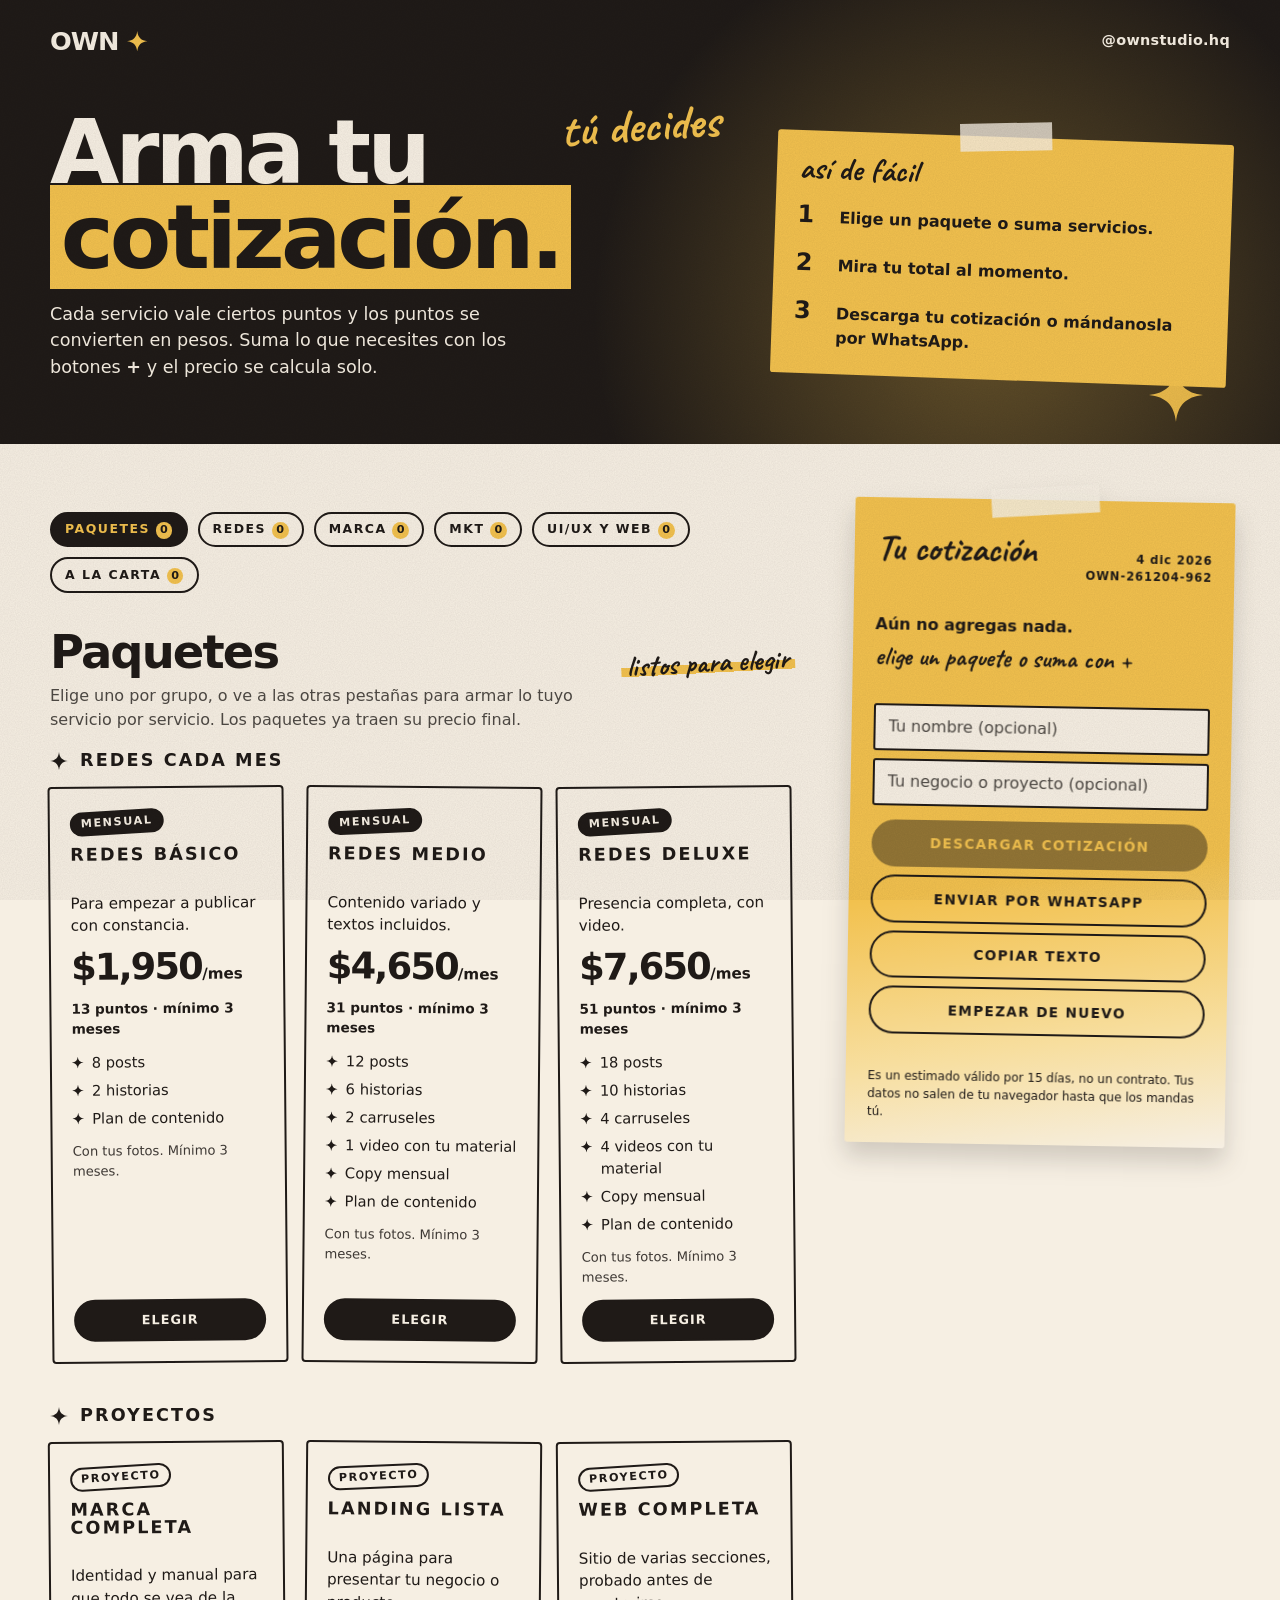
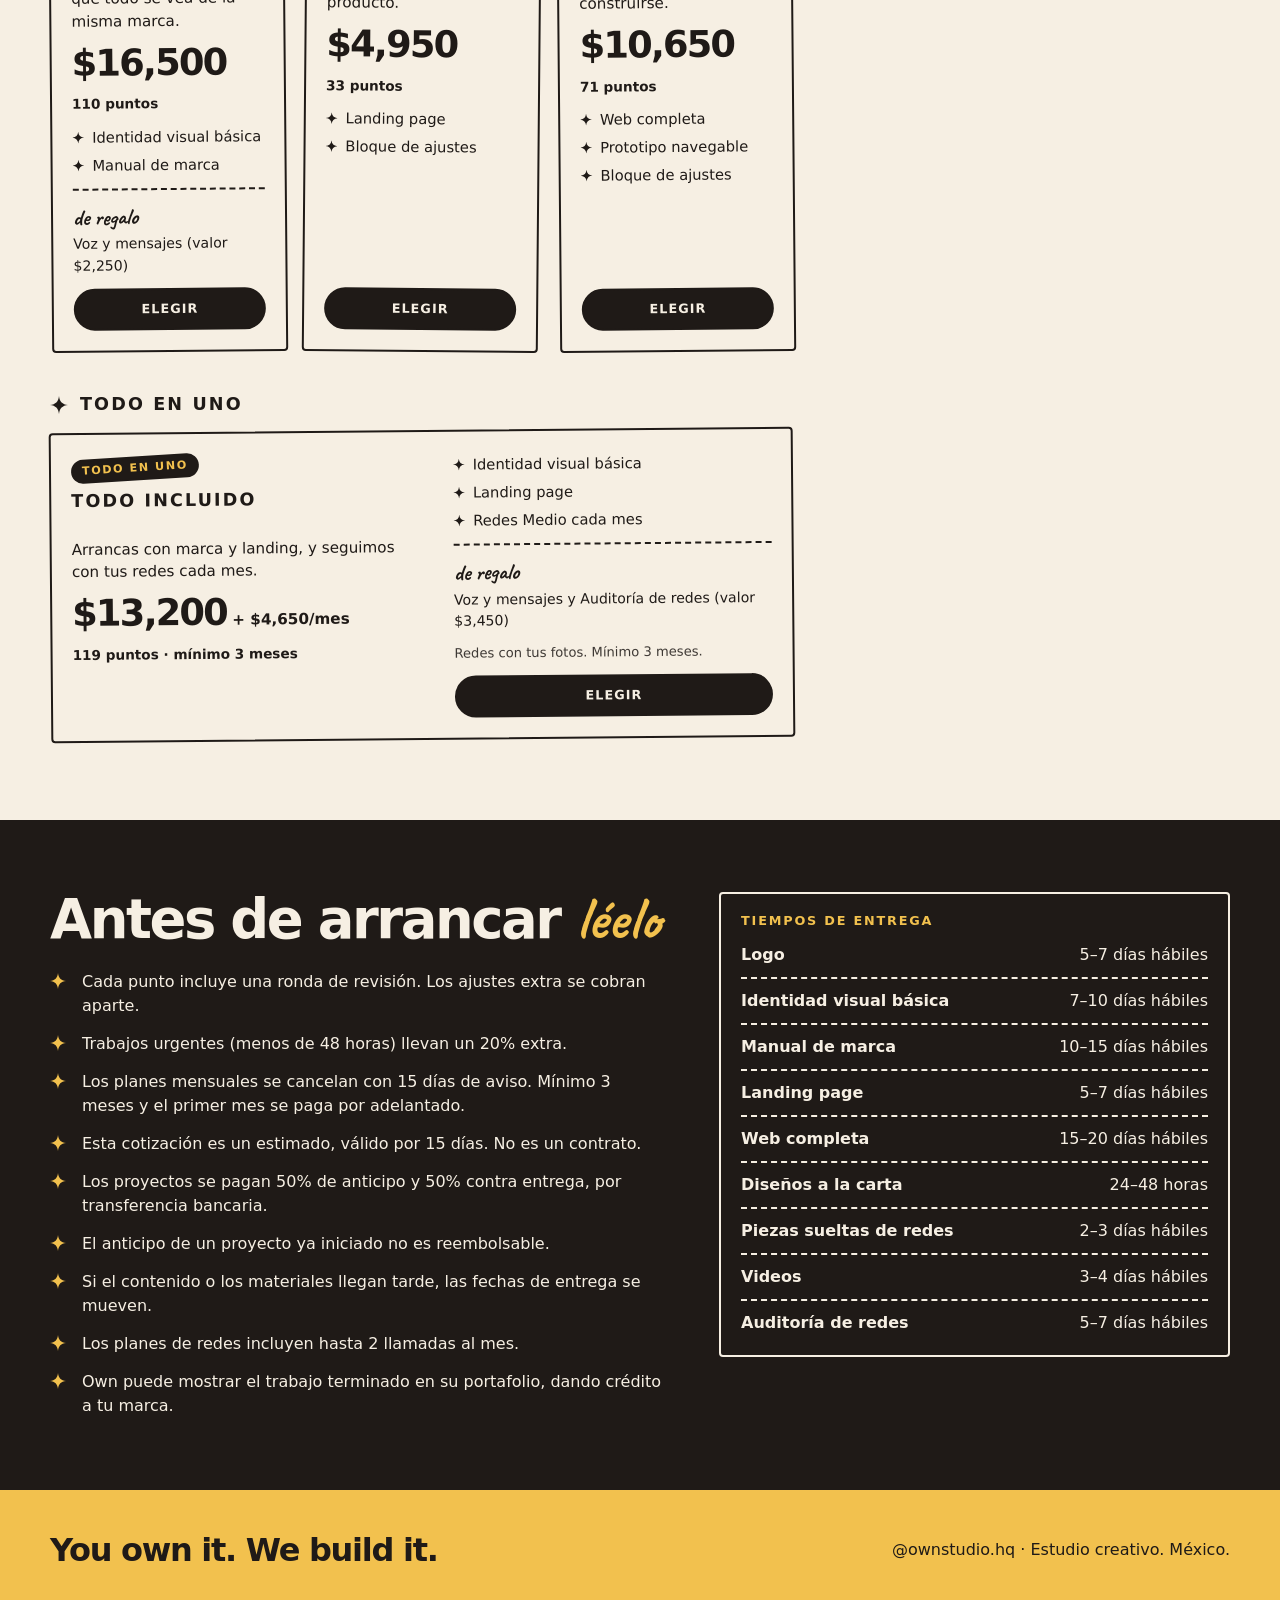
<file: index.html>
<!doctype html>
<html lang="es">
<head>
<meta charset="utf-8">
<meta name="viewport" content="width=device-width, initial-scale=1, viewport-fit=cover">
<title>Cotiza con Own Studio</title>
<meta name="description" content="Arma tu cotización de diseño y marketing con Own Studio. El precio se calcula solo.">
<meta name="theme-color" content="#1F1A17">
<link rel="icon" href="favicon.svg" type="image/svg+xml">
<link rel="preconnect" href="https://api.fontshare.com" crossorigin>
<link rel="preconnect" href="https://fonts.googleapis.com">
<link rel="preconnect" href="https://fonts.gstatic.com" crossorigin>
<!-- Satoshi (Fontshare, licencia libre para uso comercial) -->
<link rel="stylesheet" href="https://api.fontshare.com/v2/css?f[]=satoshi@400,500,700,900&display=swap">
<link rel="stylesheet" href="https://fonts.googleapis.com/css2?family=Caveat:wght@700&display=swap">
<link rel="stylesheet" href="styles.css">
</head>
<body>

<header class="hero">
  <div class="wrap">
    <div class="top">
      <a class="logo" href="#" aria-label="Own Studio">OWN<svg class="star" viewBox="0 0 24 24" aria-hidden="true"><path d="M12 0C12.8 7.5 16.5 11.2 24 12 16.5 12.8 12.8 16.5 12 24 11.2 16.5 7.5 12.8 0 12 7.5 11.2 11.2 7.5 12 0Z"/></svg></a>
      <span class="top__handle" id="handle">@ownstudio.hq</span>
    </div>
    <div class="hero__body">
      <div style="position:relative">
        <span class="hand hero__hand" aria-hidden="true">tú decides</span>
        <h1>Arma tu <span class="mark">cotización.</span></h1>
        <p class="lede">Cada servicio vale ciertos puntos y los puntos se convierten en pesos. Suma lo que necesites con los botones <b>+</b> y el precio se calcula solo.</p>
      </div>
      <ol class="steps" aria-label="Cómo funciona">
        <li class="steps__title" style="display:block">así de fácil</li>
        <li><b>1</b><span>Elige un paquete o suma servicios.</span></li>
        <li><b>2</b><span>Mira tu total al momento.</span></li>
        <li><b>3</b><span>Descarga tu cotización o mándanosla por WhatsApp.</span></li>
      </ol>
    </div>
    <svg class="star hero__star" viewBox="0 0 24 24" aria-hidden="true"><path d="M12 0C12.8 7.5 16.5 11.2 24 12 16.5 12.8 12.8 16.5 12 24 11.2 16.5 7.5 12.8 0 12 7.5 11.2 11.2 7.5 12 0Z"/></svg>
  </div>
</header>

<main class="wrap layout">
  <section class="main" aria-label="Servicios">
    <div class="tabs" role="tablist" id="tabs" aria-label="Categorías"></div>
    <div id="panel" role="tabpanel" tabindex="-1"></div>
  </section>

  <aside class="receipt-wrap" id="receiptWrap" aria-label="Tu cotización">
    <div class="receipt-top">
      <button class="btn btn--line receipt__close" id="closeReceipt" type="button">Seguir agregando</button>
    </div>
    <div class="receipt" id="receipt"></div>
  </aside>
</main>

<div class="bar" id="bar">
  <div class="bar__sum"><small id="barLabel">Tu total</small><b class="num" id="barTotal">$0</b></div>
  <button class="btn" id="openReceipt" type="button">Ver cotización</button>
</div>

<section class="terms" aria-labelledby="tt">
  <div class="wrap terms__grid">
    <div>
      <h2 id="tt">Antes de arrancar <span class="hand">léelo</span></h2>
      <ol id="terms"></ol>
    </div>
    <div class="deliv">
      <h3>Tiempos de entrega</h3>
      <dl id="delivery"></dl>
    </div>
  </div>
</section>

<footer class="footer">
  <div class="wrap footer__in">
    <p class="slogan">You own it. <i>We build it.</i></p>
    <p><span id="handle2">@ownstudio.hq</span> · Estudio creativo. México.</p>
  </div>
</footer>

<script src="config.js"></script>
<script src="app.js"></script>
</body>
</html>
</file>
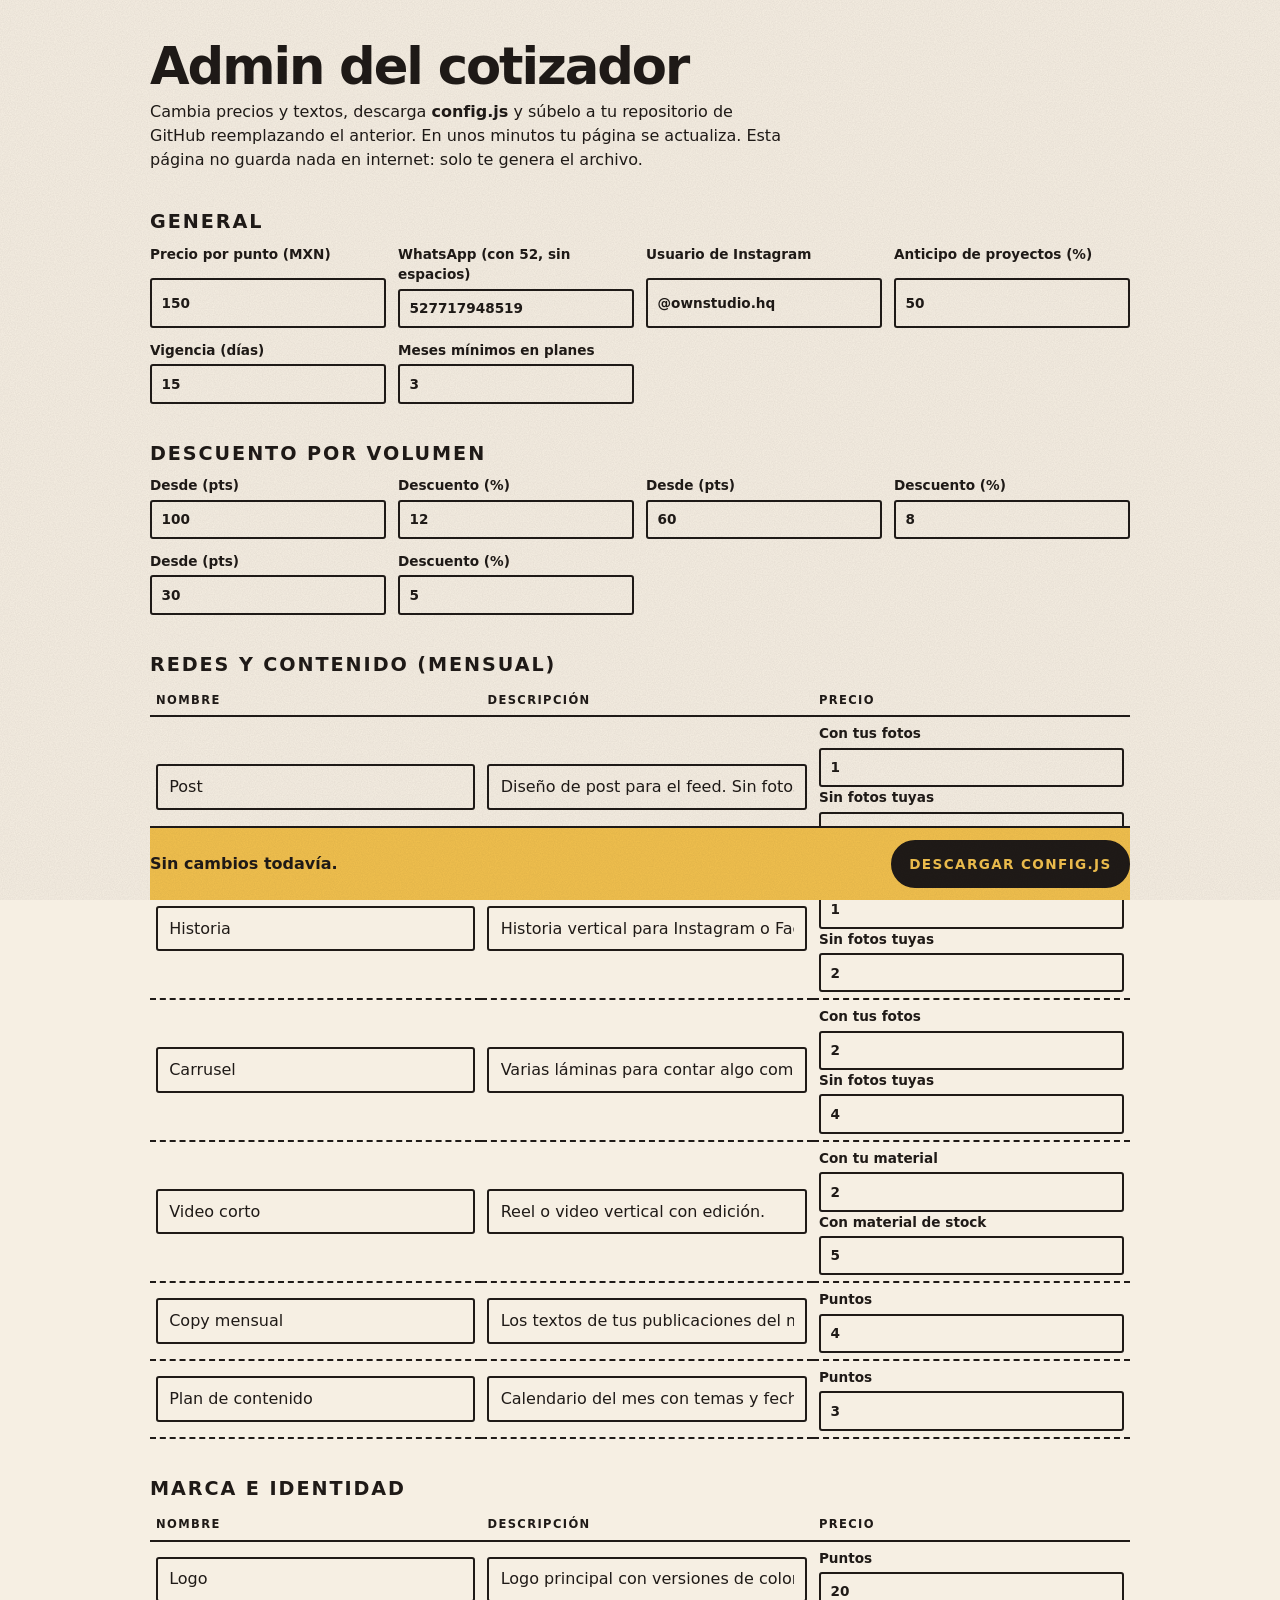
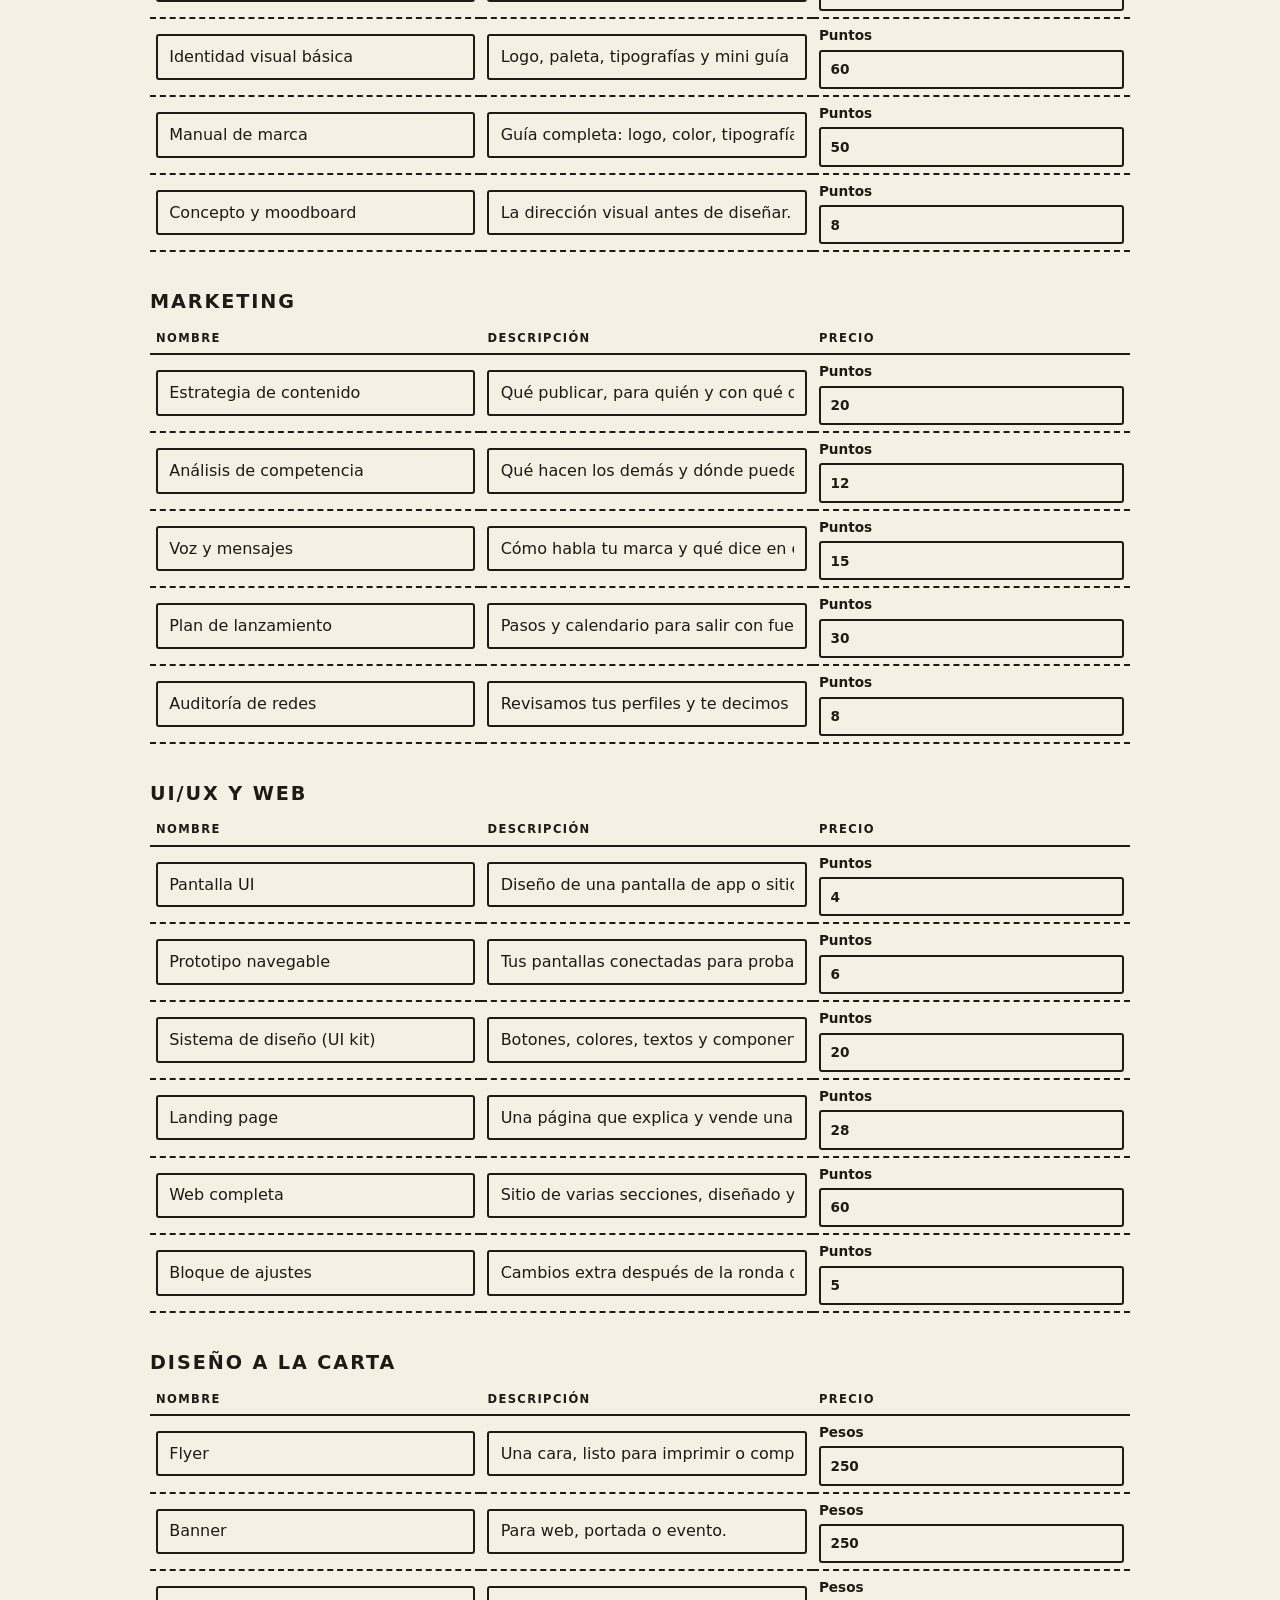
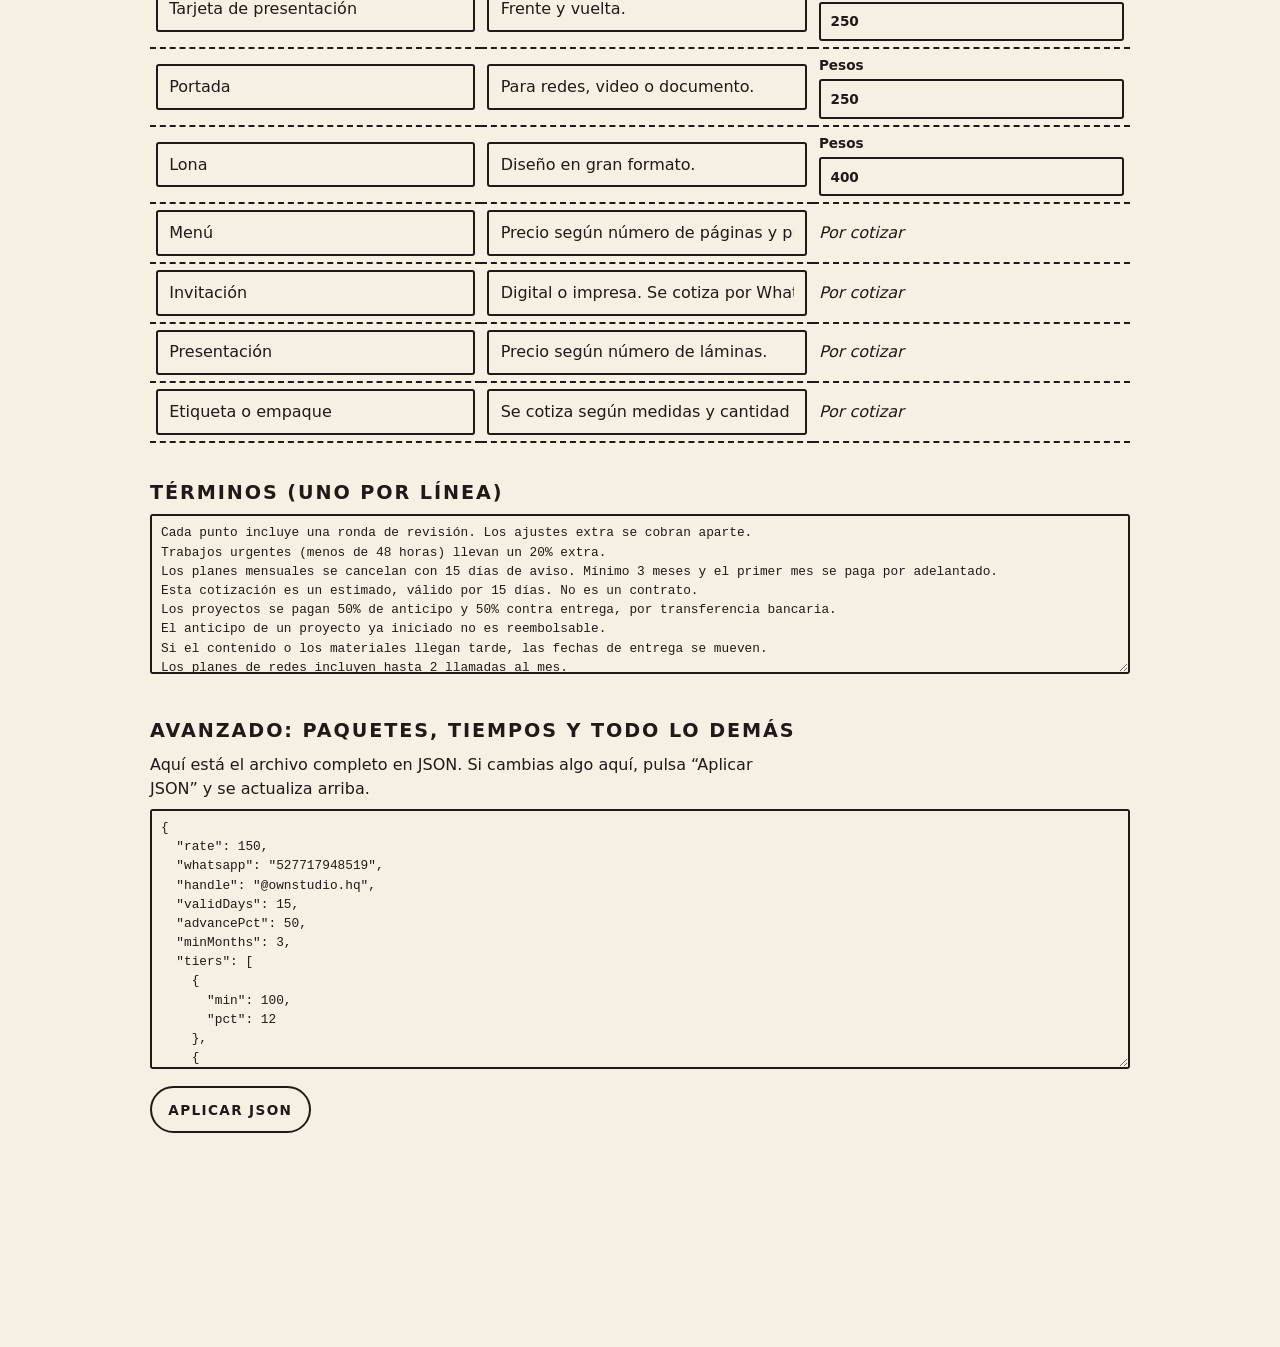
<file: admin.html>
<!doctype html>
<html lang="es">
<head>
<meta charset="utf-8">
<meta name="viewport" content="width=device-width, initial-scale=1, viewport-fit=cover">
<meta name="robots" content="noindex">
<title>Admin · Own cotizador</title>
<link rel="stylesheet" href="https://api.fontshare.com/v2/css?f[]=satoshi@400,500,700,900&display=swap">
<link rel="stylesheet" href="styles.css">
<style>
  .adm { max-width: 980px; margin: 0 auto; padding-block: 40px 100px; }
  .adm h1 { font-size: clamp(2rem, 5vw, 3.2rem); font-weight: 900; letter-spacing: -.04em; margin-bottom: 8px; }
  .adm h2 { font-size: 1.2rem; font-weight: 900; margin: 40px 0 12px; letter-spacing: .1em; text-transform: uppercase; }
  .adm .how { max-width: 62ch; margin-bottom: 8px; }
  .grid { display: grid; grid-template-columns: repeat(auto-fit, minmax(190px, 1fr)); gap: 12px; }
  .adm label { display: grid; gap: 4px; font-weight: 700; font-size: .85rem; }
  .adm input, .adm textarea { border: var(--line); background: var(--paper); border-radius: 3px; padding: .55em .7em; width: 100%; }
  .adm textarea { min-height: 160px; font-family: ui-monospace, Menlo, monospace; font-size: .8rem; }
  .tbl { width: 100%; border-collapse: collapse; }
  .tbl th { text-align: left; font-size: .72rem; letter-spacing: .12em; text-transform: uppercase; padding: 6px; border-bottom: var(--line); }
  .tbl td { padding: 6px; border-bottom: 2px dashed var(--ink); vertical-align: middle; }
  .tbl td input { min-width: 70px; }
  .scroll { overflow-x: auto; }
  .bar2 { position: sticky; bottom: 0; background: var(--sun); border-top: var(--line); padding: 12px 0 calc(12px + env(safe-area-inset-bottom, 0px)); display: flex; gap: 10px; flex-wrap: wrap; align-items: center; margin-top: 40px; }
  .bar2 span { font-weight: 700; flex: 1 1 200px; }
</style>
</head>
<body>
<div class="adm">
  <h1>Admin del cotizador</h1>
  <p class="how">Cambia precios y textos, descarga <b>config.js</b> y súbelo a tu repositorio de GitHub reemplazando el anterior. En unos minutos tu página se actualiza. Esta página no guarda nada en internet: solo te genera el archivo.</p>

  <h2>General</h2>
  <div class="grid">
    <label>Precio por punto (MXN)<input id="rate" type="number" min="0" step="10"></label>
    <label>WhatsApp (con 52, sin espacios)<input id="whatsapp" type="text" inputmode="numeric"></label>
    <label>Usuario de Instagram<input id="handle" type="text"></label>
    <label>Anticipo de proyectos (%)<input id="advancePct" type="number" min="0" max="100"></label>
    <label>Vigencia (días)<input id="validDays" type="number" min="1"></label>
    <label>Meses mínimos en planes<input id="minMonths" type="number" min="1"></label>
  </div>

  <h2>Descuento por volumen</h2>
  <div class="grid" id="tiers"></div>

  <div id="cats"></div>

  <h2>Términos (uno por línea)</h2>
  <textarea id="terms"></textarea>

  <h2>Avanzado: paquetes, tiempos y todo lo demás</h2>
  <p class="how">Aquí está el archivo completo en JSON. Si cambias algo aquí, pulsa “Aplicar JSON” y se actualiza arriba.</p>
  <textarea id="json" style="min-height:260px"></textarea>
  <div style="margin-top:10px"><button class="btn btn--line" id="applyJson" type="button">Aplicar JSON</button></div>

  <div class="bar2">
    <span id="msg">Sin cambios todavía.</span>
    <button class="btn btn--ink" id="save" type="button">Descargar config.js</button>
  </div>
</div>

<script src="config.js"></script>
<script>
(function () {
  var C = JSON.parse(JSON.stringify(window.OWN_CONFIG));
  var $ = function (s) { return document.querySelector(s); };
  var esc = function (s) { return String(s == null ? '' : s).replace(/[&<>"']/g, function (c) { return ({ '&': '&amp;', '<': '&lt;', '>': '&gt;', '"': '&quot;', "'": '&#39;' })[c]; }); };
  var msg = function (t) { $('#msg').textContent = t; };

  function renderGeneral() {
    ['rate', 'whatsapp', 'handle', 'advancePct', 'validDays', 'minMonths'].forEach(function (k) { $('#' + k).value = C[k]; });
    $('#tiers').innerHTML = C.tiers.map(function (t, i) {
      return '<label>Desde (pts)<input type="number" data-t="' + i + '" data-f="min" value="' + t.min + '"></label><label>Descuento (%)<input type="number" data-t="' + i + '" data-f="pct" value="' + t.pct + '"></label>';
    }).join('');
    $('#terms').value = C.terms.join('\n');
  }
  function renderCats() {
    $('#cats').innerHTML = C.categories.map(function (cat, ci) {
      var rows = cat.items.map(function (it, ii) {
        var pts;
        if (it.variants) pts = it.variants.map(function (v, vi) { return '<label>' + esc(v.label) + '<input type="number" data-c="' + ci + '" data-i="' + ii + '" data-v="' + vi + '" value="' + v.pts + '"></label>'; }).join('');
        else if (it.quote) pts = '<em>Por cotizar</em>';
        else if (it.price != null) pts = '<label>Pesos<input type="number" data-c="' + ci + '" data-i="' + ii + '" data-f="price" value="' + it.price + '"></label>';
        else pts = '<label>Puntos<input type="number" data-c="' + ci + '" data-i="' + ii + '" data-f="pts" value="' + it.pts + '"></label>';
        return '<tr><td><input data-c="' + ci + '" data-i="' + ii + '" data-f="name" value="' + esc(it.name) + '"></td><td><input data-c="' + ci + '" data-i="' + ii + '" data-f="desc" value="' + esc(it.desc) + '"></td><td>' + pts + '</td></tr>';
      }).join('');
      return '<h2>' + esc(cat.name) + (cat.monthly ? ' (mensual)' : '') + '</h2><div class="scroll"><table class="tbl"><thead><tr><th>Nombre</th><th>Descripción</th><th>Precio</th></tr></thead><tbody>' + rows + '</tbody></table></div>';
    }).join('');
  }
  function syncJson() { $('#json').value = JSON.stringify(C, null, 2); }
  function all() { renderGeneral(); renderCats(); syncJson(); }
  all();

  document.addEventListener('input', function (e) {
    var t = e.target, n = Number(t.value);
    if (t.id && C.hasOwnProperty(t.id) && t.id !== 'terms' && t.id !== 'json') { C[t.id] = (t.type === 'number') ? n : t.value; }
    else if (t.id === 'terms') C.terms = t.value.split('\n').map(function (s) { return s.trim(); }).filter(Boolean);
    else if (t.hasAttribute('data-t')) C.tiers[t.getAttribute('data-t')][t.getAttribute('data-f')] = n;
    else if (t.hasAttribute('data-c')) {
      var it = C.categories[t.getAttribute('data-c')].items[t.getAttribute('data-i')];
      if (t.hasAttribute('data-v')) it.variants[t.getAttribute('data-v')].pts = n;
      else { var f = t.getAttribute('data-f'); it[f] = (f === 'name' || f === 'desc') ? t.value : n; }
    } else return;
    if (t.id !== 'json') syncJson();
    msg('Hay cambios sin descargar.');
  });
  $('#applyJson').addEventListener('click', function () {
    try { C = JSON.parse($('#json').value); all(); msg('JSON aplicado.'); } catch (err) { msg('El JSON tiene un error: ' + err.message); }
  });
  $('#save').addEventListener('click', function () {
    var head = '/* OWN STUDIO · Configuración del cotizador (generado desde admin.html) */\nwindow.OWN_CONFIG = ';
    var blob = new Blob([head + JSON.stringify(C, null, 2) + ';\n'], { type: 'text/javascript' });
    var a = document.createElement('a'); a.href = URL.createObjectURL(blob); a.download = 'config.js';
    document.body.appendChild(a); a.click(); document.body.removeChild(a);
    msg('Descargado. Súbelo a GitHub para publicar los cambios.');
  });
})();
</script>
</body>
</html>
</file>
<file: styles.css>
/* OWN STUDIO · cotizador
   Paleta: negro #1F1A17 · blanco cálido #F6EFE3 · amarillo #F2C14E (60/30/10)
   Texto sobre amarillo siempre negro. Sin grises sueltos, sin sombras suaves de caja. */

:root {
  --ink: #1F1A17;
  --paper: #F6EFE3;
  --sun: #F2C14E;
  --ink-soft: color-mix(in srgb, var(--ink) 78%, var(--paper));
  --line: 2px solid var(--ink);
  --font: "Satoshi", system-ui, -apple-system, "Segoe UI", Roboto, sans-serif;
  --hand: "Caveat", "Bradley Hand", "Segoe Print", cursive;
  --ease: cubic-bezier(.22, .8, .3, 1);
  --gutter: max(16px, env(safe-area-inset-left, 0px));
  color-scheme: light;
}

*, *::before, *::after { box-sizing: border-box; }
html { -webkit-text-size-adjust: 100%; }
body {
  margin: 0;
  background: var(--paper);
  color: var(--ink);
  font-family: var(--font);
  font-size: 16px;
  line-height: 1.5;
  font-weight: 500;
  padding-left: max(16px, env(safe-area-inset-left, 0px));
  padding-right: max(16px, env(safe-area-inset-right, 0px));
  overflow-x: hidden;
}
/* grano sobre toda la página */
body::after {
  content: "";
  position: fixed; inset: 0; z-index: 100; pointer-events: none;
  opacity: .5; mix-blend-mode: multiply;
  background-image: url("data:image/svg+xml;utf8,<svg xmlns='http://www.w3.org/2000/svg' width='220' height='220'><filter id='n'><feTurbulence type='fractalNoise' baseFrequency='.85' numOctaves='2' stitchTiles='stitch'/><feColorMatrix values='0 0 0 0 .12  0 0 0 0 .1  0 0 0 0 .09  0 0 0 .22 0'/></filter><rect width='100%' height='100%' filter='url(%23n)'/></svg>");
}
button, input, textarea { font: inherit; color: inherit; }
button { cursor: pointer; }
:focus-visible { outline: 3px solid var(--ink); outline-offset: 3px; border-radius: 4px; }
.on-ink :focus-visible, .hero :focus-visible, .footer :focus-visible, .bar :focus-visible { outline-color: var(--sun); }
a { color: inherit; }
h1, h2, h3, p { margin: 0; }
h1, h2, h3 { text-wrap: balance; letter-spacing: -.02em; line-height: 1.02; }
.wrap { width: 100%; max-width: 1180px; margin-inline: auto; }
.num { font-variant-numeric: tabular-nums; }
.sr { position: absolute; width: 1px; height: 1px; overflow: hidden; clip: rect(0 0 0 0); white-space: nowrap; }

/* ---------- estrella ---------- */
.star { display: inline-block; width: 1em; height: 1em; flex: none; }
.star path { fill: currentColor; }

/* ---------- pills / stickers ---------- */
.pill {
  display: inline-block; padding: .28em .8em .3em;
  font-weight: 900; font-size: .7rem; letter-spacing: .14em; text-transform: uppercase;
  border: var(--line); border-radius: 999px; transform: rotate(-3deg);
  white-space: nowrap; line-height: 1.2;
}
.pill--sun { background: var(--sun); color: var(--ink); }
.pill--ink { background: var(--ink); color: var(--paper); }
.pill--line { background: var(--paper); color: var(--ink); }
.pill--inkSun { background: var(--ink); color: var(--sun); border-color: var(--ink); }
.hand { font-family: var(--hand); font-weight: 700; line-height: .9; letter-spacing: 0; }

/* ---------- header + hero ---------- */
.hero {
  background: var(--ink); color: var(--paper);
  margin-inline: calc(var(--side-pad, 0px) * -1);
  margin-left: calc(-1 * max(16px, env(safe-area-inset-left, 0px)));
  margin-right: calc(-1 * max(16px, env(safe-area-inset-right, 0px)));
  padding-left: max(16px, env(safe-area-inset-left, 0px));
  padding-right: max(16px, env(safe-area-inset-right, 0px));
  position: relative; overflow: hidden;
}
.hero::before { /* grano amarillo sobre negro, solo en una esquina */
  content: ""; position: absolute; right: -12%; top: -30%; width: 70%; aspect-ratio: 1;
  background: radial-gradient(circle at 50% 50%, rgba(242,193,78,.34), rgba(242,193,78,0) 62%);
  pointer-events: none;
}
.top { display: flex; align-items: center; justify-content: space-between; gap: 16px; padding-block: 22px; position: relative; }
.logo { display: inline-flex; align-items: center; gap: .35em; font-weight: 900; font-size: 1.6rem; letter-spacing: -.04em; text-decoration: none; color: var(--paper); }
.logo .star { color: var(--sun); font-size: .8em; }
.top__handle { font-weight: 700; font-size: .9rem; letter-spacing: .02em; text-decoration: none; color: var(--paper); }
.hero__body { display: grid; grid-template-columns: minmax(0, 1.5fr) minmax(0, 1fr); gap: 40px; align-items: end; padding-block: 28px 64px; position: relative; }
.hero h1 { font-size: clamp(2.6rem, 7.4vw, 5.6rem); font-weight: 900; letter-spacing: -.045em; line-height: .94; }
.hero h1 .mark { background: var(--sun); color: var(--ink); padding: 0 .12em; box-decoration-break: clone; -webkit-box-decoration-break: clone; }
.hero__hand { position: absolute; right: 2%; top: -6px; font-size: clamp(2rem, 4vw, 3rem); color: var(--sun); transform: rotate(-4deg); }
.hero p.lede { margin-top: 22px; max-width: 46ch; font-size: 1.1rem; }
.steps { list-style: none; margin: 0; padding: 22px 22px 24px; background: var(--sun); color: var(--ink); transform: rotate(2deg); display: grid; gap: 12px; position: relative; border-radius: 3px; }
.steps::before { content: ""; position: absolute; left: 50%; top: -14px; width: 92px; height: 28px; transform: translateX(-50%) rotate(-3deg); background: rgba(246,239,227,.78); }
.steps__title { font-family: var(--hand); font-weight: 700; font-size: 2rem; line-height: 1; }
.steps li { display: grid; grid-template-columns: 2rem 1fr; gap: 10px; align-items: baseline; font-weight: 700; }
.steps li b { font-weight: 900; font-size: 1.5rem; letter-spacing: -.04em; }
.hero__star { position: absolute; color: var(--sun); font-size: 54px; right: 6%; bottom: 22px; opacity: .95; }

/* ---------- layout ---------- */
.layout { display: grid; grid-template-columns: minmax(0, 1fr) 380px; gap: 56px; align-items: start; padding-block: 56px 80px; }
.main { min-width: 0; }

/* tabs */
.tabs { display: flex; gap: 10px; flex-wrap: wrap; position: sticky; top: env(safe-area-inset-top, 0px); z-index: 20; padding-block: 12px; background: var(--paper); margin-bottom: 24px; }
.tab {
  border: var(--line); background: var(--paper); color: var(--ink); border-radius: 999px;
  padding: .5em 1.05em; font-weight: 900; font-size: .78rem; letter-spacing: .12em; text-transform: uppercase;
  transition: background-color .18s var(--ease), color .18s var(--ease);
}
.tab:hover { background: var(--sun); }
.tab[aria-selected="true"] { background: var(--ink); color: var(--sun); }
.tab .dot { display: inline-block; min-width: 1.5em; margin-left: .5em; padding: 0 .4em; border-radius: 999px; background: var(--sun); color: var(--ink); font-size: .9em; text-align: center; letter-spacing: 0; }

.section-head { display: flex; align-items: flex-end; justify-content: space-between; gap: 16px; flex-wrap: wrap; margin-bottom: 8px; }
.section-head h2 { font-size: clamp(1.9rem, 4vw, 2.9rem); font-weight: 900; letter-spacing: -.04em; }
.section-head .hand { font-size: 1.8rem; transform: rotate(-3deg); background: linear-gradient(transparent 52%, var(--sun) 52%, var(--sun) 88%, transparent 88%); padding: 0 .2em; }
.blurb { max-width: 56ch; margin-bottom: 20px; color: var(--ink-soft); }

/* filas de servicio */
.rows { list-style: none; margin: 0; padding: 0; border-top: var(--line); }
.row {
  display: grid; grid-template-columns: 56px minmax(0, 1fr) auto; gap: 8px 18px; align-items: center;
  padding: 18px 8px 18px 0; border-bottom: 2px dashed var(--ink);
  position: relative; transition: background-color .2s var(--ease);
}
.row.is-on { background: linear-gradient(90deg, rgba(242,193,78,.55), rgba(242,193,78,0) 85%); }
.row__icon { width: 56px; height: 56px; border: var(--line); border-radius: 50%; display: grid; place-items: center; background: var(--paper); transition: background-color .2s var(--ease); }
.row.is-on .row__icon { background: var(--sun); }
.row__icon svg { width: 30px; height: 30px; }
.row__name { font-weight: 900; font-size: 1.15rem; letter-spacing: -.02em; }
.row__desc { font-size: .95rem; color: var(--ink-soft); max-width: 52ch; }
.row__meta { display: flex; flex-wrap: wrap; gap: 6px 12px; align-items: center; margin-top: 6px; font-size: .85rem; font-weight: 700; }
.row__days { color: var(--ink-soft); font-weight: 500; }
.price-tag { font-weight: 900; letter-spacing: -.01em; }
.price-tag small { font-weight: 700; opacity: .8; }

.variants { display: inline-flex; border: var(--line); border-radius: 999px; overflow: hidden; margin-top: 8px; }
.variants button { border: 0; background: var(--paper); padding: .32em .85em; font-size: .78rem; font-weight: 700; transition: background-color .15s var(--ease); }
.variants button + button { border-left: var(--line); }
.variants button[aria-pressed="true"] { background: var(--ink); color: var(--sun); }
.variants button:not([aria-pressed="true"]):hover { background: var(--sun); }

.stepper { display: inline-flex; align-items: center; gap: 4px; }
.stepper button {
  width: 40px; height: 40px; border-radius: 50%; border: var(--line); background: var(--ink); color: var(--paper);
  font-size: 1.4rem; font-weight: 900; line-height: 1; display: grid; place-items: center; padding: 0;
  transition: transform .16s var(--ease), background-color .16s var(--ease), color .16s var(--ease);
}
.stepper button:hover:not(:disabled) { background: var(--sun); color: var(--ink); }
.stepper button:active:not(:disabled) { transform: scale(.94); }
.stepper button:disabled { background: var(--paper); color: var(--ink); opacity: .35; cursor: not-allowed; }
.stepper output { min-width: 2.2ch; text-align: center; font-weight: 900; font-size: 1.15rem; }
.row .toggle { min-width: 96px; height: 40px; border-radius: 999px; border: var(--line); background: var(--paper); font-weight: 900; font-size: .78rem; letter-spacing: .1em; text-transform: uppercase; transition: background-color .16s var(--ease), color .16s var(--ease); }
.row .toggle[aria-pressed="true"] { background: var(--ink); color: var(--sun); }
.row .toggle:hover:not([aria-pressed="true"]) { background: var(--sun); }

/* paquetes */
.pkg-group + .pkg-group { margin-top: 44px; }
.pkg-group h3 { font-size: 1.1rem; font-weight: 900; letter-spacing: .12em; text-transform: uppercase; display: flex; align-items: center; gap: 12px; margin-bottom: 16px; }
.pkg-group h3 .star { font-size: 18px; }
.pkgs { display: grid; grid-template-columns: repeat(auto-fit, minmax(230px, 1fr)); gap: 18px; }
.pkg {
  border: var(--line); border-radius: 4px; background: var(--paper); padding: 22px 20px 20px;
  display: flex; flex-direction: column; gap: 12px; position: relative; min-width: 0;
  transition: background-color .2s var(--ease), transform .2s var(--ease);
}
.pkg:nth-child(odd) { transform: rotate(-.5deg); }
.pkg:nth-child(even) { transform: rotate(.5deg); }
.pkg.is-on { background: var(--sun); }
.pkg .pill { align-self: flex-start; }
.pkg__name { font-size: 1.6rem; font-weight: 900; letter-spacing: -.04em; line-height: 1; }
.pkg__blurb { font-size: .95rem; }
.pkg__price { font-size: 2.3rem; font-weight: 900; letter-spacing: -.05em; line-height: 1; }
.pkg__price small { font-size: .95rem; font-weight: 700; letter-spacing: 0; }
.pkg__pts { font-size: .85rem; font-weight: 700; }
.pkg ul { list-style: none; margin: 0; padding: 0; display: grid; gap: 6px; font-size: .92rem; font-weight: 500; }
.pkg li { display: flex; gap: 8px; align-items: baseline; }
.pkg li .star { font-size: .8em; transform: translateY(1px); }
.pkg__bonus { border-top: 2px dashed var(--ink); padding-top: 10px; font-size: .88rem; }
.pkg__bonus b { font-family: var(--hand); font-size: 1.4rem; font-weight: 700; letter-spacing: 0; }
.pkg__note { font-size: .82rem; opacity: .85; }
.pkg__btn { margin-top: auto; border: var(--line); border-radius: 999px; background: var(--ink); color: var(--paper); padding: .75em 1em; font-weight: 900; letter-spacing: .08em; text-transform: uppercase; font-size: .8rem; transition: background-color .16s var(--ease), color .16s var(--ease); }
.pkg__btn:hover { background: var(--sun); color: var(--ink); }
.pkg.is-on .pkg__btn { background: var(--ink); color: var(--sun); }
.pkg.is-on .pkg__btn:hover { background: var(--paper); color: var(--ink); }
.pkg--wide { grid-column: 1 / -1; display: grid; grid-template-columns: minmax(0, 1.1fr) minmax(0, 1fr); gap: 20px 32px; }
.pkg--wide .col { display: flex; flex-direction: column; gap: 12px; min-width: 0; }
.tier-hint { margin-top: 22px; padding: 14px 16px; border: 2px dashed var(--ink); border-radius: 4px; font-weight: 700; font-size: .92rem; display: flex; gap: 10px; align-items: center; }
.tier-hint .star { font-size: 18px; color: var(--ink); }

/* ---------- recibo (post-it) ---------- */
.receipt-wrap { position: sticky; top: calc(16px + env(safe-area-inset-top, 0px)); }
.receipt {
  position: relative; padding: 34px 22px 22px; color: var(--ink);
  background: linear-gradient(172deg, var(--sun) 0%, var(--sun) 58%, #F7DE9E 82%, var(--paper) 100%);
  border-radius: 3px; transform: rotate(1deg);
  filter: drop-shadow(0 14px 12px rgba(31,26,23,.18));
}
.receipt::before { content: ""; position: absolute; left: 50%; top: -13px; width: 108px; height: 28px; transform: translateX(-50%) rotate(-4deg); background: rgba(246,239,227,.82); }
.receipt__head { display: flex; align-items: baseline; justify-content: space-between; gap: 10px; }
.receipt__head .hand { font-size: 2.3rem; }
.receipt__folio { font-size: .72rem; font-weight: 700; letter-spacing: .08em; text-align: right; }
.receipt__scroll { max-height: min(46vh, 380px); overflow: auto; margin-top: 12px; padding-right: 4px; }
.empty { padding: 18px 0 8px; font-weight: 700; }
.empty .hand { display: block; font-size: 1.6rem; margin-top: 8px; }
.rl { padding: 9px 0; border-bottom: 2px dashed var(--ink); display: grid; grid-template-columns: minmax(0, 1fr) auto; gap: 2px 12px; font-size: .92rem; }
.rl b { font-weight: 900; }
.rl small { grid-column: 1; font-size: .78rem; font-weight: 500; }
.rl .amt { grid-row: 1; grid-column: 2; font-weight: 900; text-align: right; }
.rl--sub { padding: 3px 0 3px 12px; border: 0; font-size: .82rem; }
.rl--head { border: 0; padding: 12px 0 0; font-size: .72rem; font-weight: 900; letter-spacing: .14em; text-transform: uppercase; }
.rl--disc .amt { background: var(--ink); color: var(--sun); padding: 0 .5em; border-radius: 2px; }
.rl--quote .amt { font-weight: 700; font-size: .8rem; }
.totals { margin-top: 14px; display: grid; gap: 6px; }
.tot { display: flex; justify-content: space-between; align-items: baseline; gap: 12px; font-weight: 700; }
.tot--main { font-size: 1.05rem; }
.tot--main b { font-size: 2.1rem; font-weight: 900; letter-spacing: -.05em; line-height: 1; }
.tot--start { margin-top: 6px; padding: 10px 12px; background: var(--ink); color: var(--sun); border-radius: 3px; font-size: .88rem; }
.tot--start b { font-size: 1.25rem; font-weight: 900; letter-spacing: -.03em; }
.fields { display: grid; gap: 8px; margin-top: 14px; }
.fields input { width: 100%; border: var(--line); background: var(--paper); border-radius: 3px; padding: .6em .8em; font-weight: 500; }
.fields input::placeholder { color: var(--ink-soft); opacity: 1; }
.actions { display: grid; gap: 8px; margin-top: 14px; }
.btn {
  display: inline-flex; justify-content: center; align-items: center; gap: .6em; text-align: center; text-decoration: none;
  border: var(--line); border-radius: 999px; padding: .85em 1.2em; font-weight: 900; font-size: .85rem; letter-spacing: .1em; text-transform: uppercase;
  transition: background-color .16s var(--ease), color .16s var(--ease), transform .16s var(--ease);
}
.btn:active { transform: scale(.97); }
.btn--ink { background: var(--ink); color: var(--sun); }
.btn--ink:hover { background: var(--paper); color: var(--ink); }
.btn--line { background: transparent; color: var(--ink); }
.btn--line:hover { background: var(--paper); }
.btn[aria-disabled="true"] { opacity: .45; pointer-events: none; }
.receipt__note { margin-top: 12px; font-size: .75rem; font-weight: 500; }
.toast { min-height: 1.2em; margin-top: 6px; font-size: .8rem; font-weight: 700; }
.receipt__close { display: none; }

/* barra móvil */
.bar { display: none; }

/* ---------- términos ---------- */
.terms { background: var(--ink); color: var(--paper); margin-left: calc(-1 * max(16px, env(safe-area-inset-left, 0px))); margin-right: calc(-1 * max(16px, env(safe-area-inset-right, 0px))); padding: 72px max(16px, env(safe-area-inset-right, 0px)) 72px max(16px, env(safe-area-inset-left, 0px)); position: relative; overflow: hidden; }
.terms__grid { display: grid; grid-template-columns: minmax(0, 1.2fr) minmax(0, 1fr); gap: 56px; }
.terms h2 { font-size: clamp(2rem, 5vw, 3.4rem); font-weight: 900; letter-spacing: -.045em; margin-bottom: 8px; }
.terms h2 .hand { color: var(--sun); font-size: 1.1em; }
.terms ol { margin: 22px 0 0; padding: 0; list-style: none; display: grid; gap: 14px; }
.terms li { display: grid; grid-template-columns: 22px 1fr; gap: 10px; align-items: baseline; }
.terms li .star { color: var(--sun); font-size: 16px; transform: translateY(2px); }
.deliv { border: 2px solid var(--paper); border-radius: 4px; padding: 6px 20px 10px; align-self: start; }
.deliv h3 { font-size: .8rem; font-weight: 900; letter-spacing: .14em; text-transform: uppercase; padding: 14px 0 6px; color: var(--sun); }
.deliv dl { margin: 0; }
.deliv div { display: flex; justify-content: space-between; gap: 16px; padding: 10px 0; border-bottom: 2px dashed var(--paper); }
.deliv div:last-child { border-bottom: 0; }
.deliv dt { font-weight: 700; }
.deliv dd { margin: 0; text-align: right; }

.footer { background: var(--sun); color: var(--ink); margin-left: calc(-1 * max(16px, env(safe-area-inset-left, 0px))); margin-right: calc(-1 * max(16px, env(safe-area-inset-right, 0px))); padding: 36px max(16px, env(safe-area-inset-right, 0px)) 120px max(16px, env(safe-area-inset-left, 0px)); }
.footer__in { display: flex; flex-wrap: wrap; justify-content: space-between; align-items: center; gap: 18px; }
.footer .slogan { font-weight: 900; font-size: clamp(1.4rem, 3vw, 2rem); letter-spacing: -.04em; }
.footer .slogan i { font-style: normal; display: inline-block; }
.footer a { font-weight: 700; }

/* ---------- responsive ---------- */
@media (max-width: 1020px) {
  .layout { grid-template-columns: minmax(0, 1fr); gap: 0; }
  .hero__body { grid-template-columns: minmax(0, 1fr); padding-bottom: 56px; }
  .hero__star { display: none; }
  .terms__grid { grid-template-columns: minmax(0, 1fr); gap: 40px; }

  .receipt-wrap { position: fixed; inset: 0; z-index: 60; background: var(--paper); padding: calc(18px + env(safe-area-inset-top, 0px)) max(16px, env(safe-area-inset-right, 0px)) calc(18px + env(safe-area-inset-bottom, 0px)) max(16px, env(safe-area-inset-left, 0px)); overflow: auto; transform: translateY(8%); opacity: 0; visibility: hidden; transition: transform .26s var(--ease), opacity .26s var(--ease), visibility 0s .26s; }
  .receipt-wrap.is-open { transform: none; opacity: 1; visibility: visible; transition: transform .26s var(--ease), opacity .26s var(--ease); }
  .receipt { margin-top: 18px; }
  .receipt__scroll { max-height: none; }
  .receipt__close { display: inline-flex; margin-left: auto; }
  .receipt-top { display: flex; }
  .bar {
    display: flex; align-items: center; justify-content: space-between; gap: 12px;
    position: fixed; left: 0; right: 0; bottom: 0; z-index: 50;
    background: var(--ink); color: var(--paper);
    padding: 12px max(16px, env(safe-area-inset-right, 0px)) calc(12px + env(safe-area-inset-bottom, 0px)) max(16px, env(safe-area-inset-left, 0px));
  }
  .bar__sum { min-width: 0; line-height: 1.1; }
  .bar__sum small { display: block; font-size: .7rem; font-weight: 700; letter-spacing: .12em; text-transform: uppercase; }
  .bar__sum b { font-size: 1.6rem; font-weight: 900; letter-spacing: -.04em; color: var(--sun); }
  .bar .btn { background: var(--sun); color: var(--ink); border-color: var(--sun); padding: .8em 1.1em; }
}
@media (min-width: 1021px) { .receipt-top { display: none; } }
@media (max-width: 640px) {
  .row { grid-template-columns: 44px minmax(0, 1fr); padding-right: 0; }
  .row__icon { width: 44px; height: 44px; }
  .row__icon svg { width: 24px; height: 24px; }
  .row__ctl { grid-column: 2; justify-self: start; }
  .pkg--wide { grid-template-columns: minmax(0, 1fr); }
  .hero__hand { position: static; display: block; margin-bottom: 10px; }
  .top__handle { font-size: .8rem; }
}
@media (prefers-reduced-motion: reduce) {
  *, *::before, *::after { transition-duration: .01ms !important; animation-duration: .01ms !important; }
}
@keyframes bump { 0% { transform: scale(.95); opacity: .6; } 100% { transform: none; opacity: 1; } }
.bump { animation: bump .22s var(--ease); }
</file>
